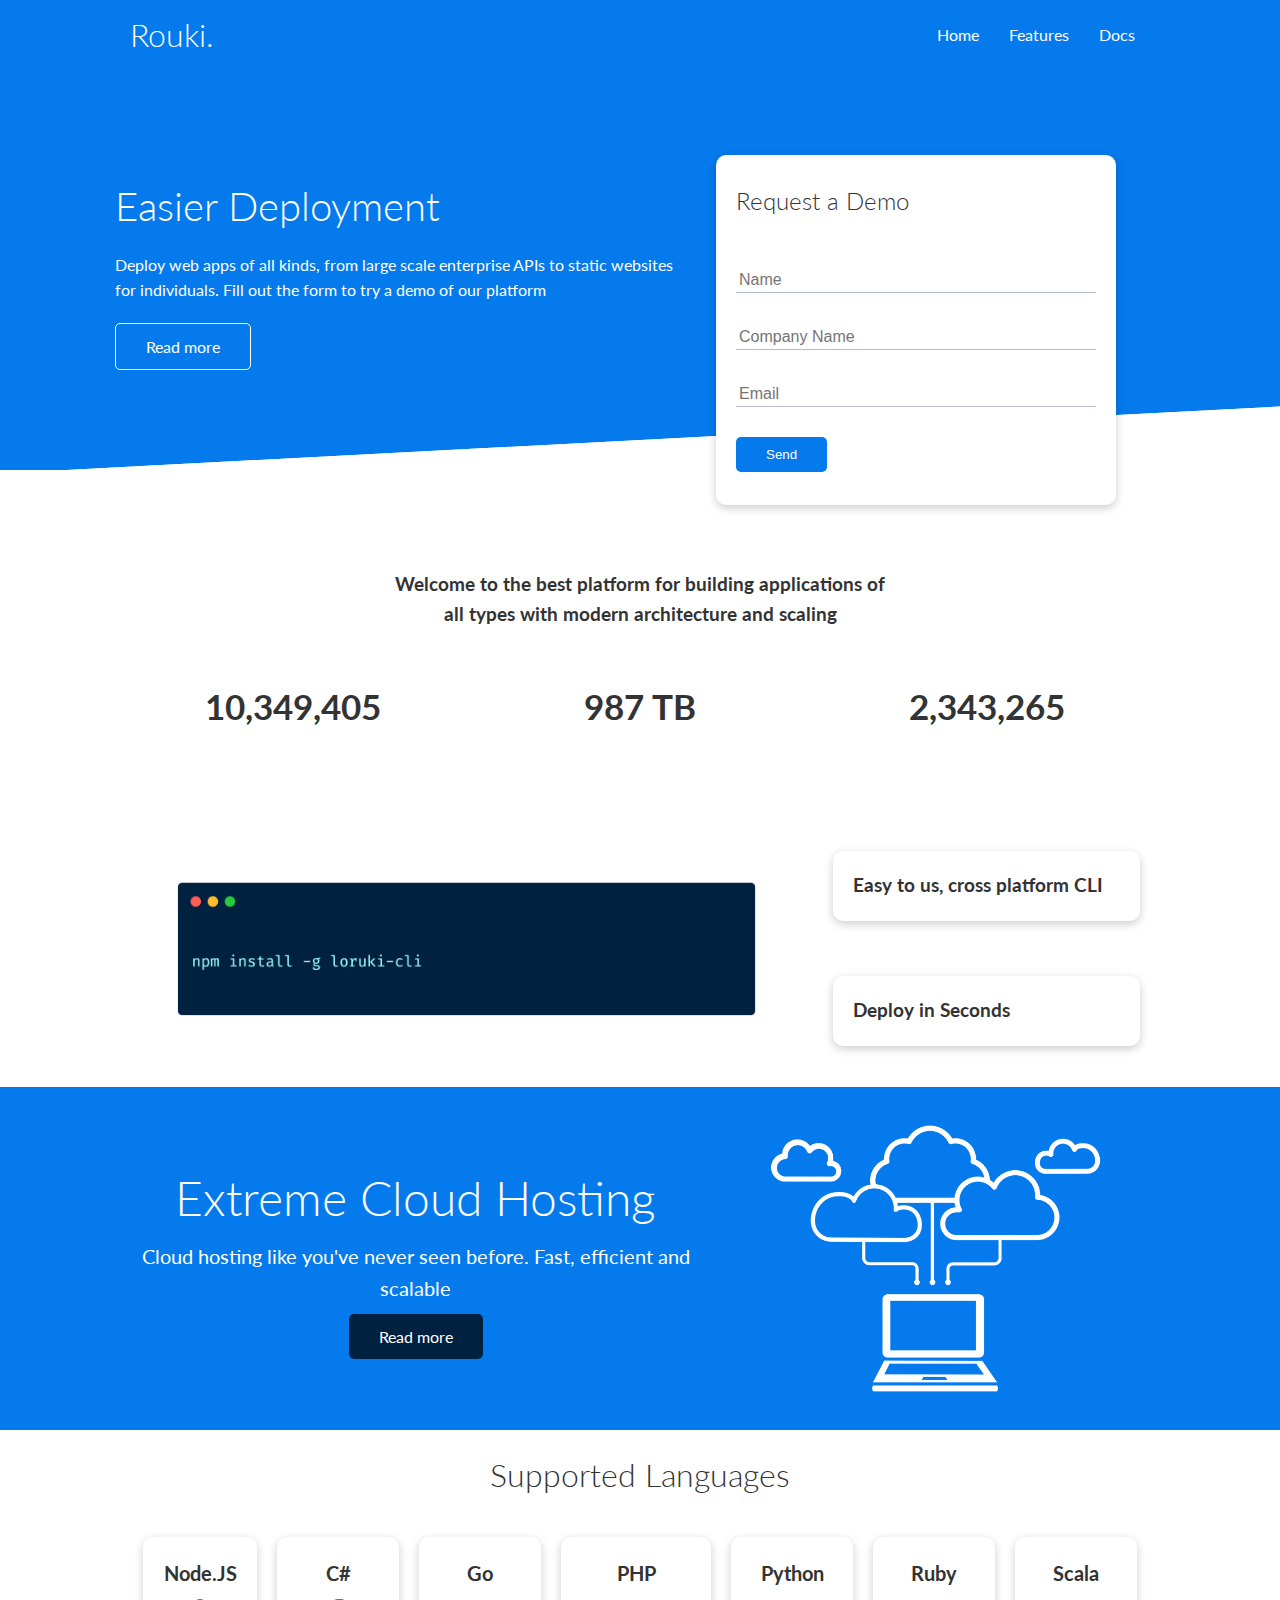
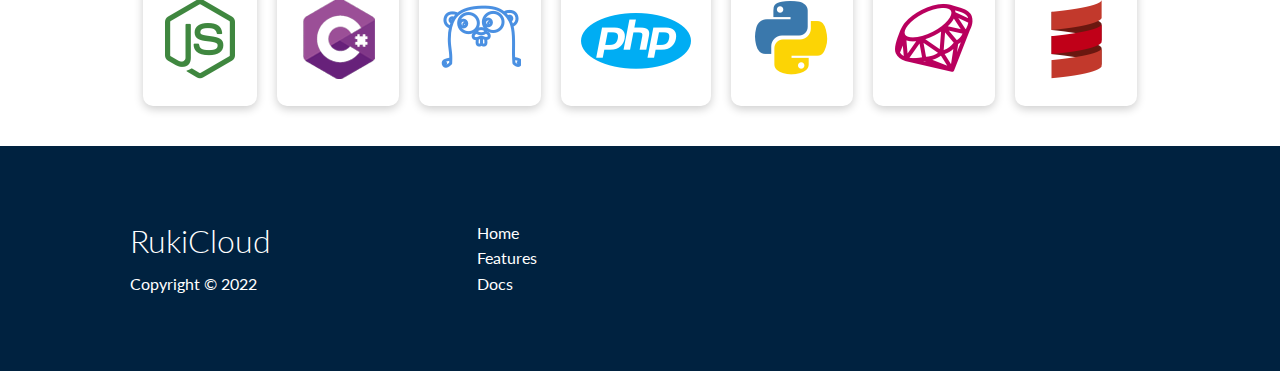
<file: index.html>
<!DOCTYPE html>
<html lang="en">
<head>
    <meta charset="UTF-8">
    <meta http-equiv="X-UA-Compatible" content="IE=edge">
    <meta name="viewport" content="width=device-width, initial-scale=1.0">
    <link rel="stylesheet" href="https://cdnjs.cloudflare.com/ajax/libs/font-awesome/6.2.0/css/all.min.css" integrity="sha512-xh6O/CkQoPOWDdYTDqeRdPCVd1SpvCA9XXcUnZS2FmJNp1coAFzvtCN9BmamE+4aHK8yyUHUSCcJHgXloTyT2A==" crossorigin="anonymous" referrerpolicy="no-referrer" />
    <link rel="stylesheet" href="/css/style.css">
    <link rel="stylesheet" href="/css/utilities.css">
    <title>RouKi | Cloud Hosting for all beginners </title>
</head>
<body>
    <!-- Navbar -->
    <div class="navbar">
        <div class="container flex">
            <h1 class="logo">Rouki.</h1>
            <nav>
                <ul>
                    <li><a href="index.html">Home</a></li>
                    <li><a href="features.html">Features</a></li>
                    <li><a href="docs.html">Docs</a></li>
                </ul>
            </nav>
        </div>
    </div>

    <!-- Showcase -->
    <section class="showcase">
        <div class="container grid">
            <div class="showcase-text">
                <h1>Easier Deployment</h1>
                <p>Deploy web apps of all kinds, from
                    large scale enterprise APIs to static 
                    websites for individuals. Fill out the
                    form to try a demo of our platform</p>
                <a href="feature.html" class="btn btn-outline"> Read more </a>
            </div>

            <div class="showcase-form card">
                <h2>Request a Demo</h2>
                <form name="contact" method="POST" netlify-honeypot="bot-field" data-netlify="true">
                    <input type="hidden" name="form-name" value="contact">
                    <p class="hidden">
                        <label>
                          Don’t fill this out if you’re human: <input name="bot-field" />
                        </label>
                      </p>
                    <div class="form-control">
                        <input type="text" name="name" placeholder="Name" required>
                    </div>

                    <div class="form-control">
                        <input type="text" name="company" placeholder="Company Name" required>
                    </div>

                    <div class="form-control">
                        <input type="email" name="email" placeholder="Email" autocomplete="off" required>
                    </div>
                    <input type="submit" name="" id="" value="Send" class="btn btn-primary">

                </form>
            </div>
        </div>
    </section>

    <!-- Stats -->

    <section class="stats">
        <div class="container">
            <h3 class="stats-heading text-center my-1">
                Welcome to the best platform for building applications of all
                types with modern architecture and scaling
            </h3>

            <div class="grid grid-3 text-center my-4">
                <div>
                    <i class="fas fa-server fa-3x"></i>
                    <h3>10,349,405</h3>
                    <p class="text-secondary">Deployments</p>
                </div>
                <div>
                    <i class="fas fa-upload fa-3x"></i>
                    <h3>987 TB</h3>
                    <p class="text-secondary">Published</p>
                </div>
                <div>
                    <i class="fas fa-project-diagram fa-3x"></i>
                    <h3>2,343,265</h3>
                    <p class="text-secondary">Projects</p>
                </div>
            </div>

        </div>
    </section>

    <!-- CLI -->
    <section class="cli">
        <div class="container grid">
            <img src="images/cli.png" alt="">
            <div class="card">
                <h3> Easy to us, cross platform CLI </h3>
            </div>
            <div class="card">
                <h3> Deploy in Seconds </h3>
            </div>
        </div>
    </section>

    <!-- Cloud --> 
    <section class="cloud bg-primary my-2 py-2">
        <div class="container grid">
            <div class="text-center">
                <h2 class="lg">Extreme Cloud Hosting</h2>
                <p class="lead my-1"> Cloud hosting like you've never seen before. Fast, efficient and scalable
                </p>
                <a href="features,html" class="btn btn-dark">Read more</a>
            </div>
            <img src="images/cloud.png" alt="">
        </div>

    </section>

    <!-- Languages -->

    <section class="languages">
        <h2 class="md text-center my-2">
            Supported Languages
        </h2>
        <div class="container flex">
            <div class="card">
                <h4>Node.JS</h4>
                <img src="images/logos/node.png" alt="">
            </div>
            <div class="card">
                <h4>C#</h4>
                <img src="images/logos/csharp.png" alt="">
            </div>
            <div class="card">
                <h4>Go</h4>
                <img src="images/logos/go.png" alt="">
            </div>
            <div class="card">
                <h4>PHP</h4>
                <img src="images/logos/php.png" alt="">
            </div>
            <div class="card">
                <h4>Python</h4>
                <img src="images/logos/python.png" alt="">
            </div>
            <div class="card">
                <h4>Ruby</h4>
                <img src="images/logos/ruby.png" alt="">
            </div>
            <div class="card">
                <h4>Scala</h4>
                <img src="images/logos/scala.png" alt="">
            </div>
        </div>
    </section>

    <!-- Footer -->

    <footer class="footer bg-dark py-5">
        <div class="container grid grid-3">
            <div>
                <h1>
                    RukiCloud
                </h1>
                <p>Copyright &copy; 2022</p>
            </div>
            <nav>
                <ul>
                    <li><a href="index.html">Home</a></li>
                    <li><a href="features.html">Features</a></li>
                    <li><a href="Docs.html">Docs</a></li>
                </ul>
            </nav>

            <div class="social">
                <a href="#"><i class="fab fa-github fa-2x"></i></a>
                <a href="#"><i class="fab fa-facebook fa-2x"></i></a>
                <a href="#"><i class="fab fa-instagram fa-2x"></i></a>
                <a href="#"><i class="fab fa-twitter fa-2x"></i></a>
            </div>

        </div>
    </footer>


</body>
</html>
</file>
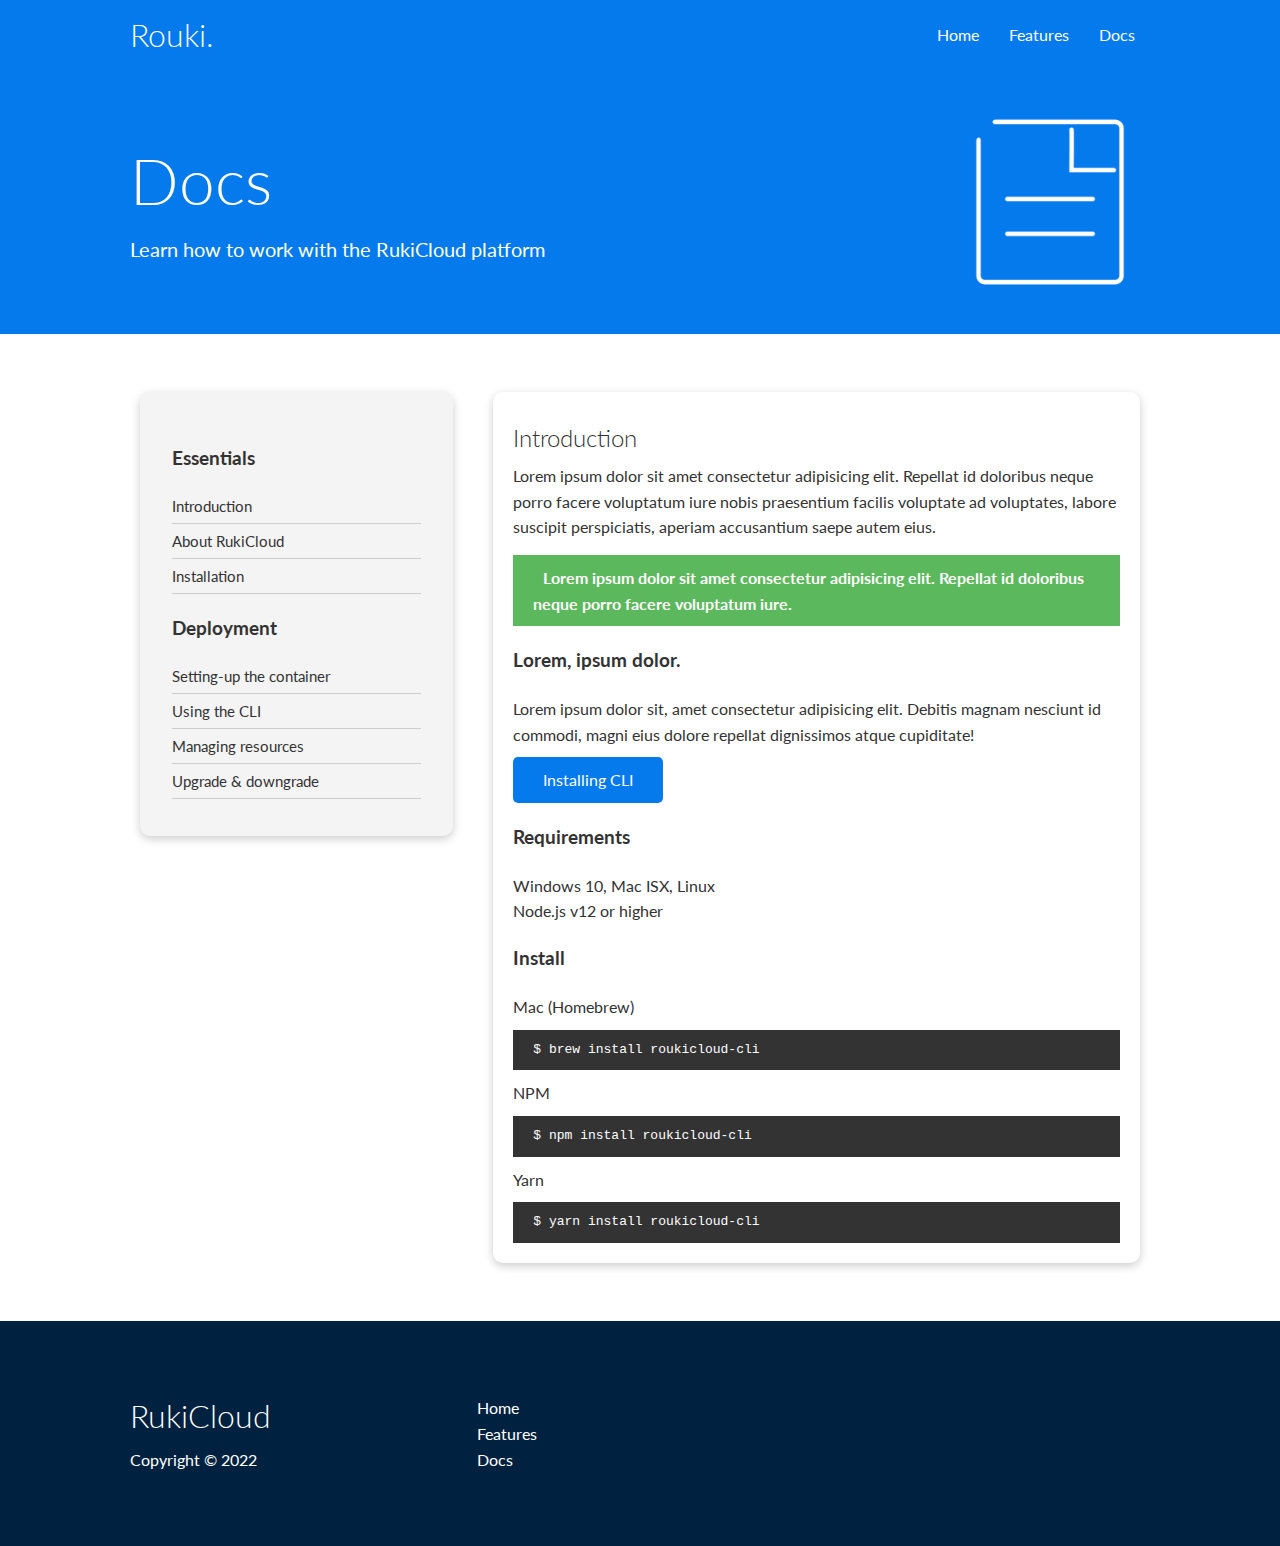
<file: docs.html>
<!DOCTYPE html>
<html lang="en">
<head>
    <meta charset="UTF-8">
    <meta http-equiv="X-UA-Compatible" content="IE=edge">
    <meta name="viewport" content="width=device-width, initial-scale=1.0">
    <link rel="stylesheet" href="https://cdnjs.cloudflare.com/ajax/libs/font-awesome/6.2.0/css/all.min.css" integrity="sha512-xh6O/CkQoPOWDdYTDqeRdPCVd1SpvCA9XXcUnZS2FmJNp1coAFzvtCN9BmamE+4aHK8yyUHUSCcJHgXloTyT2A==" crossorigin="anonymous" referrerpolicy="no-referrer" />
    <link rel="stylesheet" href="/css/style.css">
    <link rel="stylesheet" href="/css/utilities.css">
    <title>RouKi | Cloud Hosting for all beginners </title>
</head>
<body>
    <!-- Navbar -->
    <div class="navbar">
        <div class="container flex">
            <h1 class="logo">Rouki.</h1>
            <nav>
                <ul>
                    <li><a href="index.html">Home</a></li>
                    <li><a href="features.html">Features</a></li>
                    <li><a href="docs.html">Docs</a></li>
                </ul>
            </nav>
        </div>
    </div>

    <!-- Head -->

    <section class="docs-head bg-primary py-3">
        <div class="container grid">
            <div>
                <h1 class="xl">
                    Docs
                </h1>
                <p class="lead">
                    Learn how to work with the RukiCloud platform
                </p>
            </div>
            <img src="images/docs.png" alt="">
        </div>
    </section>

    <!-- Docs main -->
    <section class="docs-main my-4">
        <div class="container grid">
            <div class="card bg-light p-3">
                <h3 class="my-2">Essentials</h3>
                <nav>
                    <ul>
                        <li><a class="text-primary" href="#">Introduction</a></li>
                        <li><a href="#">About RukiCloud</a></li>
                        <li><a href="#">Installation</a></li>
                    </ul>
                </nav>

                <h3 class="my-2">Deployment</h3>
                <nav>
                    <ul>
                        <li><a href="#">Setting-up the container</a></li>
                        <li><a href="#">Using the CLI</a></li>
                        <li><a href="#">Managing resources</a></li>
                        <li><a href="#">Upgrade & downgrade</a></li>
                    </ul>
                </nav>
            </div>

            <div class="card">
                <h2>Introduction</h2>
                <p>Lorem ipsum dolor sit amet consectetur adipisicing elit. 
                    Repellat id doloribus neque porro facere voluptatum iure 
                    nobis praesentium facilis voluptate ad voluptates, labore 
                    suscipit perspiciatis, aperiam accusantium saepe autem eius.</p>
                    <div class="alert alert-success">
                        <i class="fas fa-info"></i>
                        Lorem ipsum dolor sit amet consectetur adipisicing elit. 
                        Repellat id doloribus neque porro facere voluptatum iure.
                    </div>

                    <h3>Lorem, ipsum dolor.</h3>
                    <p>Lorem ipsum dolor sit, amet consectetur adipisicing elit. 
                        Debitis magnam nesciunt id commodi, magni eius dolore repellat 
                        dignissimos atque cupiditate!</p>

                    <a href="#" class="btn btn-primary">Installing CLI</a>

                    <h3>Requirements</h3>
                    <ul>
                        <li>Windows 10, Mac ISX, Linux</li>
                        <li>Node.js v12 or higher</li>
                    </ul>

                    <h3>Install</h3>
                    <p>Mac (Homebrew)</p>
                    <pre><code>$ brew install roukicloud-cli </code></pre>
                    <p>NPM</p>
                    <pre><code>$ npm install roukicloud-cli </code></pre>
                    <p>Yarn</p>
                    <pre><code>$ yarn install roukicloud-cli </code></pre>
            </div>

        </div>
    </section>
    
    <!-- Footer -->

    <footer class="footer bg-dark py-5">
        <div class="container grid grid-3">
            <div>
                <h1>
                    RukiCloud
                </h1>
                <p>Copyright &copy; 2022</p>
            </div>
            <nav>
                <ul>
                    <li><a href="index.html">Home</a></li>
                    <li><a href="features.html">Features</a></li>
                    <li><a href="Docs.html">Docs</a></li>
                </ul>
            </nav>

            <div class="social">
                <a href="#"><i class="fab fa-github fa-2x"></i></a>
                <a href="#"><i class="fab fa-facebook fa-2x"></i></a>
                <a href="#"><i class="fab fa-instagram fa-2x"></i></a>
                <a href="#"><i class="fab fa-twitter fa-2x"></i></a>
            </div>

        </div>
    </footer>


</body>
</html>
</file>
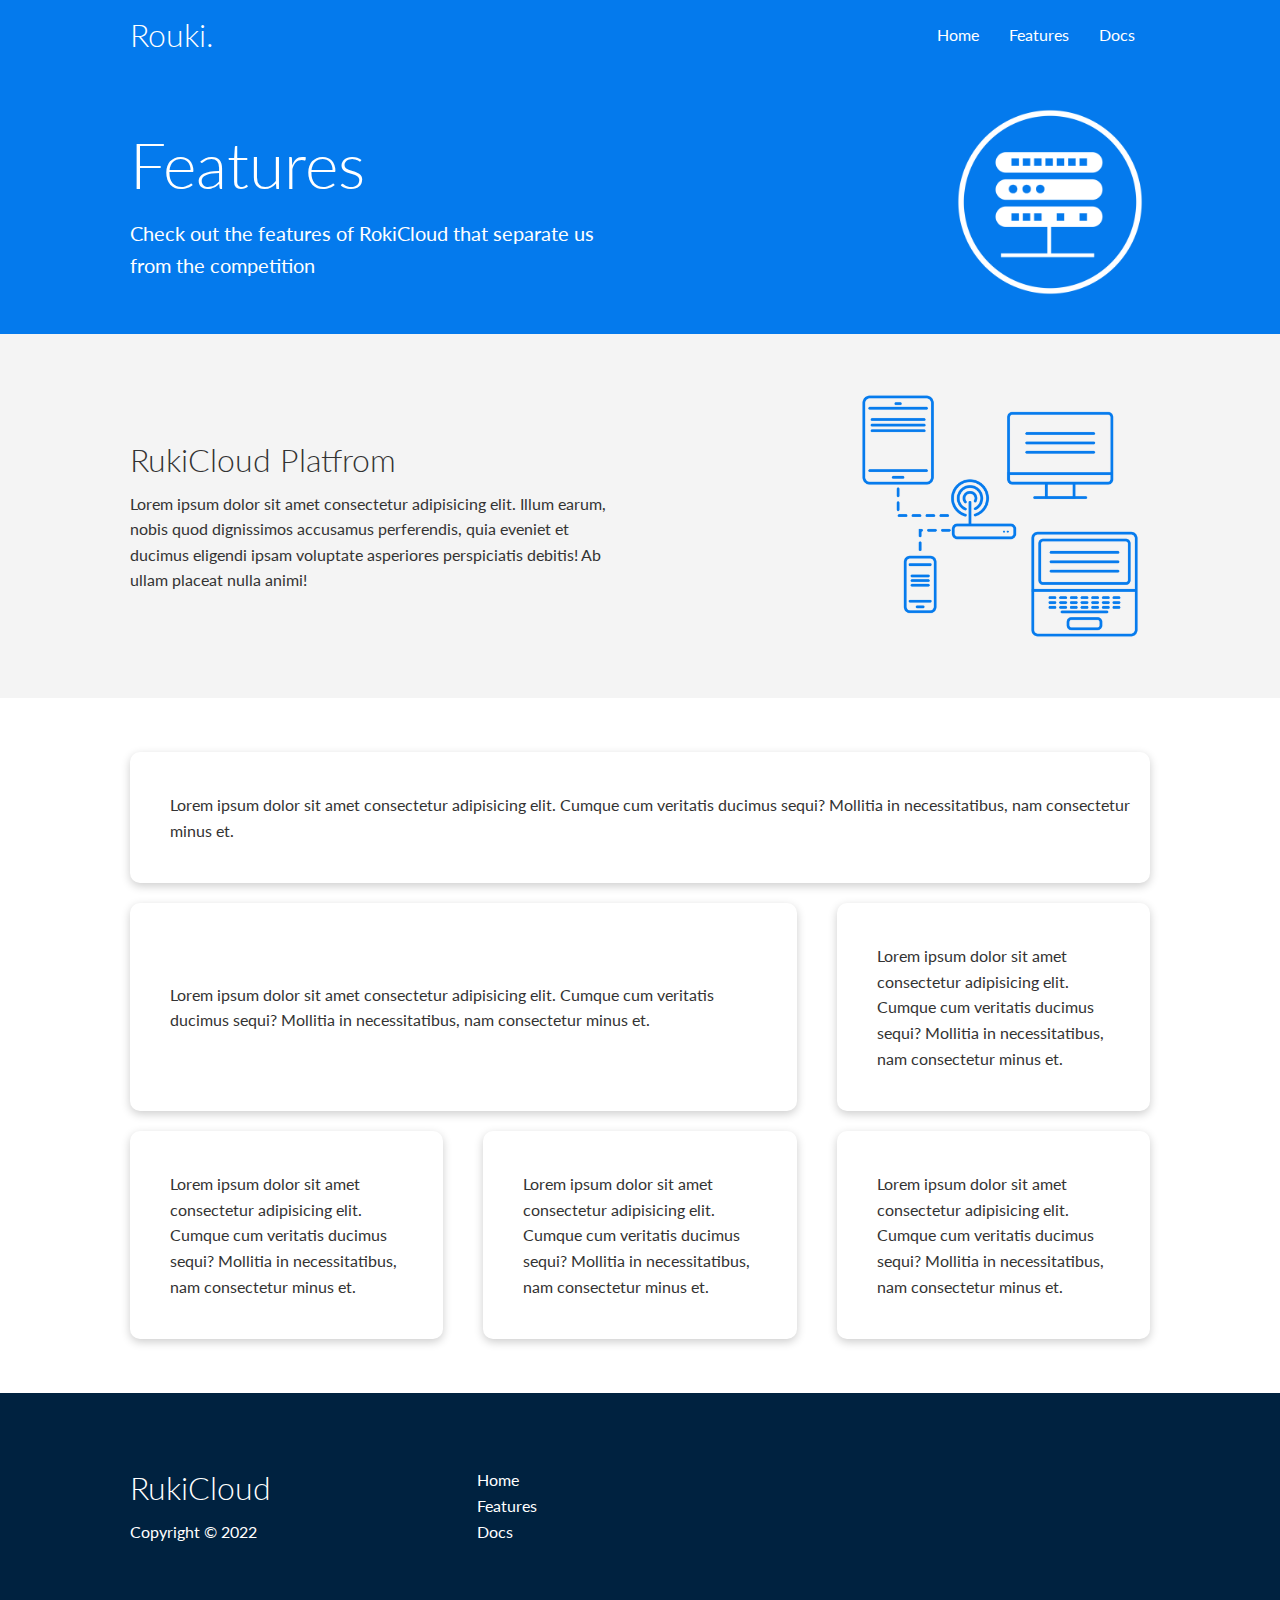
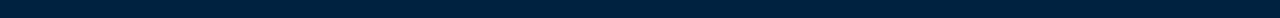
<file: features.html>
<!DOCTYPE html>
<html lang="en">
<head>
    <meta charset="UTF-8">
    <meta http-equiv="X-UA-Compatible" content="IE=edge">
    <meta name="viewport" content="width=device-width, initial-scale=1.0">
    <link rel="stylesheet" href="https://cdnjs.cloudflare.com/ajax/libs/font-awesome/6.2.0/css/all.min.css" integrity="sha512-xh6O/CkQoPOWDdYTDqeRdPCVd1SpvCA9XXcUnZS2FmJNp1coAFzvtCN9BmamE+4aHK8yyUHUSCcJHgXloTyT2A==" crossorigin="anonymous" referrerpolicy="no-referrer" />
    <link rel="stylesheet" href="/css/style.css">
    <link rel="stylesheet" href="/css/utilities.css">
    <title>RouKi | Cloud Hosting for all beginners </title>
</head>
<body>
    <!-- Navbar -->
    <div class="navbar">
        <div class="container flex">
            <h1 class="logo">Rouki.</h1>
            <nav>
                <ul>
                    <li><a href="index.html">Home</a></li>
                    <li><a href="features.html">Features</a></li>
                    <li><a href="docs.html">Docs</a></li>
                </ul>
            </nav>
        </div>
    </div>

    <!-- Head -->

    <section class="features-head bg-primary py-3">
        <div class="container grid">
            <div>
                <h1 class="xl">
                    Features
                </h1>
                <p class="lead">
                    Check out the features of RokiCloud that separate us from the competition
                </p>
            </div>
            <img src="images/server.png" alt="">
        </div>
    </section>

    <!-- Sub head -->

    <section class="features-sub-head bg-light py-3">
        <div class="container grid">
            <div>
                <h1 class="md">
                    RukiCloud Platfrom
                </h1>
                <p >
                    Lorem ipsum dolor sit amet consectetur adipisicing elit. Illum earum, 
                    nobis quod dignissimos accusamus perferendis, quia eveniet et ducimus 
                    eligendi ipsam voluptate asperiores perspiciatis debitis! Ab ullam placeat nulla animi!
                </p>
            </div>
            <img src="images/server2.png" alt="">
        </div>
    </section>

    <section class="features-main my-2">
        <div class="container grid grid-3">
            <div class="card flex">
                <i class="fas fa-server fa-3x"></i>
                <p>
                    Lorem ipsum dolor sit amet consectetur adipisicing elit. 
                    Cumque cum veritatis ducimus sequi? Mollitia in necessitatibus, nam consectetur minus et.
                </p>
            </div>
            <div class="card flex">
                <i class="fas fa-laptop-code fa-3x"></i>
                <p>
                    Lorem ipsum dolor sit amet consectetur adipisicing elit. 
                    Cumque cum veritatis ducimus sequi? Mollitia in necessitatibus, nam consectetur minus et.
                </p>
            </div>
            <div class="card flex">
                <i class="fas fa-database fa-3x"></i>
                <p>
                    Lorem ipsum dolor sit amet consectetur adipisicing elit. 
                    Cumque cum veritatis ducimus sequi? Mollitia in necessitatibus, nam consectetur minus et.
                </p>
            </div>
            <div class="card flex">
                <i class="fas fa-power-off fa-3x"></i>
                <p>
                    Lorem ipsum dolor sit amet consectetur adipisicing elit. 
                    Cumque cum veritatis ducimus sequi? Mollitia in necessitatibus, nam consectetur minus et.
                </p>
            </div>
            <div class="card flex">
                <i class="fas fa-network-wired fa-3x"></i>
                <p>
                    Lorem ipsum dolor sit amet consectetur adipisicing elit. 
                    Cumque cum veritatis ducimus sequi? Mollitia in necessitatibus, nam consectetur minus et.
                </p>
            </div>
            <div class="card flex">
                <i class="fas fa-file-lines fa-3x"></i>
                <p>
                    Lorem ipsum dolor sit amet consectetur adipisicing elit. 
                    Cumque cum veritatis ducimus sequi? Mollitia in necessitatibus, nam consectetur minus et.
                </p>
            </div>
        </div>
    </section>

    <!-- Footer -->

    <footer class="footer bg-dark py-5">
        <div class="container grid grid-3">
            <div>
                <h1>
                    RukiCloud
                </h1>
                <p>Copyright &copy; 2022</p>
            </div>
            <nav>
                <ul>
                    <li><a href="index.html">Home</a></li>
                    <li><a href="features.html">Features</a></li>
                    <li><a href="Docs.html">Docs</a></li>
                </ul>
            </nav>

            <div class="social">
                <a href="#"><i class="fab fa-github fa-2x"></i></a>
                <a href="#"><i class="fab fa-facebook fa-2x"></i></a>
                <a href="#"><i class="fab fa-instagram fa-2x"></i></a>
                <a href="#"><i class="fab fa-twitter fa-2x"></i></a>
            </div>

        </div>
    </footer>


</body>
</html>
</file>
<file: css/style.css>
@import url('https://fonts.googleapis.com/css2?family=Lato:wght@300&display=swap');

:root {
    --primary-color: #047aed;
    --secondary-color: #1c3fa8;
    --dark-color: #002240;
    --light-color: #f4f4f4;
    --success-color: #5cb85c;
    --error-color: #d9534f;
}

* {
    box-sizing: border-box;
    padding: 0;
    margin: 0;
}

body {
    font-family: 'Lato','san-serif';
    color: #333;
    line-height: 1.6;
}

ul {
    list-style-type: none;
}

a {
    text-decoration: none;
    color: #333;
}

h1, h2 {
    font-weight: 300;
    line-height: 1.3;
    margin: 10px 0;
}

p{
    margin: 10px 0;
}

img {
    width: 100%;
}

code,pre {
    background: #333;
    color: #fff;
    padding: 10px;
}

.hidden {
    visibility: hidden;
    height: 0;
}

/* Navbar Styling */

.navbar {
    background-color: var(--primary-color);
    color: #fff;
    height: 70px;
}

.navbar ul {
    display: flex;
}

.navbar a {
    color: #fff;
    padding: 10px;
    margin: 0 5px;
}

.navbar a:hover {
    border-bottom: 2px #fff solid;
}

.navbar .flex {
    justify-content: space-between;
}

/* Showcase */

.showcase {
    height: 400px;
    background-color: var(--primary-color);
    color: #fff;
    position: relative;
}

.showcase h1 {
    font-size: 40px;
}

.showcase p {
    margin: 20px 0;
}

.showcase .grid {
    overflow: visible;
    grid-template-columns: 55% 45%;
    gap: 30px;
} 

.showcase-text {
    animation: slideInFromLeft 1s ease-in;
}

.showcase-form {
    position: relative;
    top: 60px;
    height: 350px;
    width: 400px;
    padding: 40px;
    z-index: 100;
    animation: slideInFromRight 1s ease-in;
}

.showcase-form .form-control {
    margin: 30px 0;
}

.showcase-form input[type="text"],
.showcase-form input[type="email"] {
    border: 0;
    border-bottom: 1px solid #b4becb;
    width: 100%;
    padding: 3px;
    font-size: 16px;
}

.showcase-form input:focus {
    outline: none;
}

.showcase::before, .showcase::after {
    content: '';
    position: absolute;
    height: 100px;
    bottom: -70px;
    right: 0;
    left: 0;
    background: #fff;
    transform: skewY(-3deg);
    -webkit-transform: skewY(-3deg);
    -moz-transform: skewY(-3deg);
    -ms-transform: skewY(-3deg);
}
/* Stats */

.stats {
    padding-top: 100px ;
    animation: slideInFromBottom 1s ease-in;
}

.stats-heading {
    max-width: 500px;
    margin: auto;
}

.stats .grid h3 {
    font-size: 35px;;
}

.stats .grid p {
    font-size: 20px;
    font-weight: bold;
}

/* CLI */

.cli .grid {
    grid-template-columns: repeat(3, 1fr);
    grid-template-rows: repeat(2, 1fr);
}

.cli .grid > *:first-child {
    grid-column: 1 / span 2;
    grid-row: 1 / span 2;
}

/* Cloud */

.cloud .grid {
    grid-template-columns: 4fr 3fr;
}

/* Languages */

.languages .flex{
    flex-wrap: wrap;
}

.languages .card {
    text-align: center;
    margin: 18px 10px 40px;
    transition: 0.2 ease-in;
}

.languages .card h4 {
    font-size: 20px;
    margin-bottom: 10px;
}

.languages .card:hover {
    transform: translateY(-15px);
    transition: 0.2 ease-in;
}

/* Features */
.features-head img, .docs-head img{
    width: 200px;
    justify-self: flex-end;
}

.features-sub-head img {
    width: 300px;
    justify-self: flex-end;
}

.features-main .card > i {
    margin-right: 20px;
}

.features-main .grid {
    padding: 30px;
}

.features-main .grid > *:first-child {
    grid-column: 1 / span 3;
}

.features-main .grid > *:nth-child(2) {
    grid-column: 1 / span 2;
}

/* Docs */

.docs-main h3 {
    margin: 20px 0;
}

.docs-main .grid {
    grid-template-columns: 1fr 2fr;
    align-items: flex-start;
}

.docs-main nav li {
    font-size: 15px;
    padding-bottom: 5px;
    margin-bottom: 5px;
    border-bottom: 1px solid #ccc;
}
.docs-main nav li a {
    color: #333;
}

.docs-main nav li a:hover {
    font-weight: bold;
}




/* Footer */

.footer .social a {
    margin: 0 10px;
}

/* Animation */
@keyframes slideInFromLeft {
    0%{
        transform: translateX(-100%);
    }
    100% {
        transform: translateX(0);
    }
}

@keyframes slideInFromRight {
    0%{
        transform: translateX(100%);
    }
    100% {
        transform: translateX(0);
    }
}

@keyframes slideInFromTop {
    0%{
        transform: translateY(-100%);
    }
    100% {
        transform: translateX(0);
    }
}

@keyframes slideInFromBottom {
    0%{
        transform: translateY(100%);
    }
    100% {
        transform: translateX(0);
    }
}


/* Tablets and under */
@media(max-width: 768px){
    .grid,
    .showcase .grid,
    .stats .grid,
    .cli .grid,
    .cloud .grid, 
    .features-main .grid,
    .docs-main .grid {
        grid-template-columns: 1fr;
        grid-template-rows: 1fr;
    }

    .showcase {
        height: auto;
    }

    .showcase-text {
        text-align: center;
        margin-top: 40px;
        animation: slideInFromTop 1s ease-in;
    }

    .showcase-form {
        justify-self: center;
        margin: auto;
        animation: slideInFromBottom 1s ease-in;
    }

    .cli .grid > *:first-child {
        grid-column: 1;
        grid-row: 1;
    }

    .features-head, 
    .features-sub-head,
    .docs-head {
        text-align: center;
    }

    .features-head img, 
    .features-sub-head img,
    .docs-head img{
        justify-self: center;
    }

    .features-main .grid > *:first-child,
    .features-main .grid > *:nth-child(2) {
        grid-column: 1;
    }

}


/* Mobile */
@media(max-width: 500px){
    .navbar {
        height: 110px;
    }

    .navbar .flex {
        flex-direction: column;
    }

    .navbar ul {
        padding: 10px;
        background-color: rgba(0,0,0,0.1);
    }
}
</file>
<file: css/utilities.css>
/* Utilities */
.container {
    max-width: 1100px;
    margin: 0 auto;
    overflow: auto;
    padding: 0 40px;
}

.card {
    background-color: #fff;
    border-radius: 10px;
    color: #333;
    box-shadow: 0 3px 10px rgba(0, 0, 0, 0.2);
    padding: 20px;
    margin: 10px;
}

.btn {
    display: inline-block;
    padding: 10px 30px;
    cursor: pointer;
    background-color: var(--primary-color);
    color: #fff;
    border: none;
    border-radius: 5px;
}

.btn-outline {
    background-color: transparent;
    border: 1px #fff solid;
}

.btn:hover {
    transform: scale(0.98);
}

/* Backgrounds and color buttons */
.bg-primary, .btn-primary {
    background-color: var(--primary-color);
    color: #fff;
}

.bg-secondary, .btn-secondary {
    background-color: var(--secondary-color);
    color: #fff;
}

.bg-dark, .btn-dark {
    background-color: var(--dark-color);
    color: #fff;
}


.bg-light, .btn-light {
    background-color: var(--light-color);
    color: #333
}

.bg-primary a, 
.btn-primary a, 
.bg-secondary a, 
.btn-secondary a, 
.bg-dark a, 
.btn-dark a, 
.bg-light a, 
.btn-light a{
    color: #fff;
}

/* Text colors */

.text-primary {
    color: #fff;
}

.text-secondary {
    color: #fff;
}

.text-dark {
    color: #fff;
}


.text-light {
    color: #333
}





/* Text sizes */
.lead {
    font-size: 20px;
}

.sm {
    font-size: 1rem;
}

.md {
    font-size: 2rem;
}

.lg {
    font-size: 3rem;
} 

.xl {
    font-size: 4rem;
}

.text-center {
    text-align: center;
}

/* Alert */

.alert {
    background-color: var(--light-color);
    padding: 10px 20px;
    font-weight: bold;
    margin: 15px 0;
}

.alert i {
    margin-right: 10px;
}

.alert-success {
    background-color: var(--success-color);
    color: #fff;
}

.alert-error {
    background-color: var(--error-color);
    color: #fff;
}

.flex {
    display: flex;
    justify-content: center;
    align-items: center;
    height: 100%;
}

.grid {
    display: grid;
    grid-template-columns: repeat(2, 1fr);
    gap: 20px;
    justify-content: center;
    align-items: center;
    height: 100%;
}

.grid-3 {
    grid-template-columns: repeat(3, 1fr);
}

/* Margin */

.my-1 {
  
}

.my-2 {
    margin: 1.5rem 0;
}

.my-3 {
    margin: 2rem 0;
}

.my-4 {
    margin: 3rem 0;
}

.my-5 {
    margin: 4rem 0;
}

.m-1 {
    margin: 1rem;
}

.m-2 {
    margin: 1.5rem;
}

.m-3 {
    margin: 2rem;
}

.m-4 {
    margin: 3rem;
}

.m-5 {
    margin: 4rem;
}

/* Padding */

.py-1 {
    padding: 1rem;
}

.py-2 {
    padding: 1.5rem;
}

.py-3 {
    padding: 2rem;
}

.py-4 {
    padding: 3rem;
}

.py-5 {
    padding: 4rem;
}

.p-1 {
    padding: 1rem;
}

.p-2 {
    padding: 1.5rem;
}

.p-3 {
    padding: 2rem;
}

.p-4 {
    padding: 3rem;
}

.p-5 {
    padding: 4rem;
}
</file>
